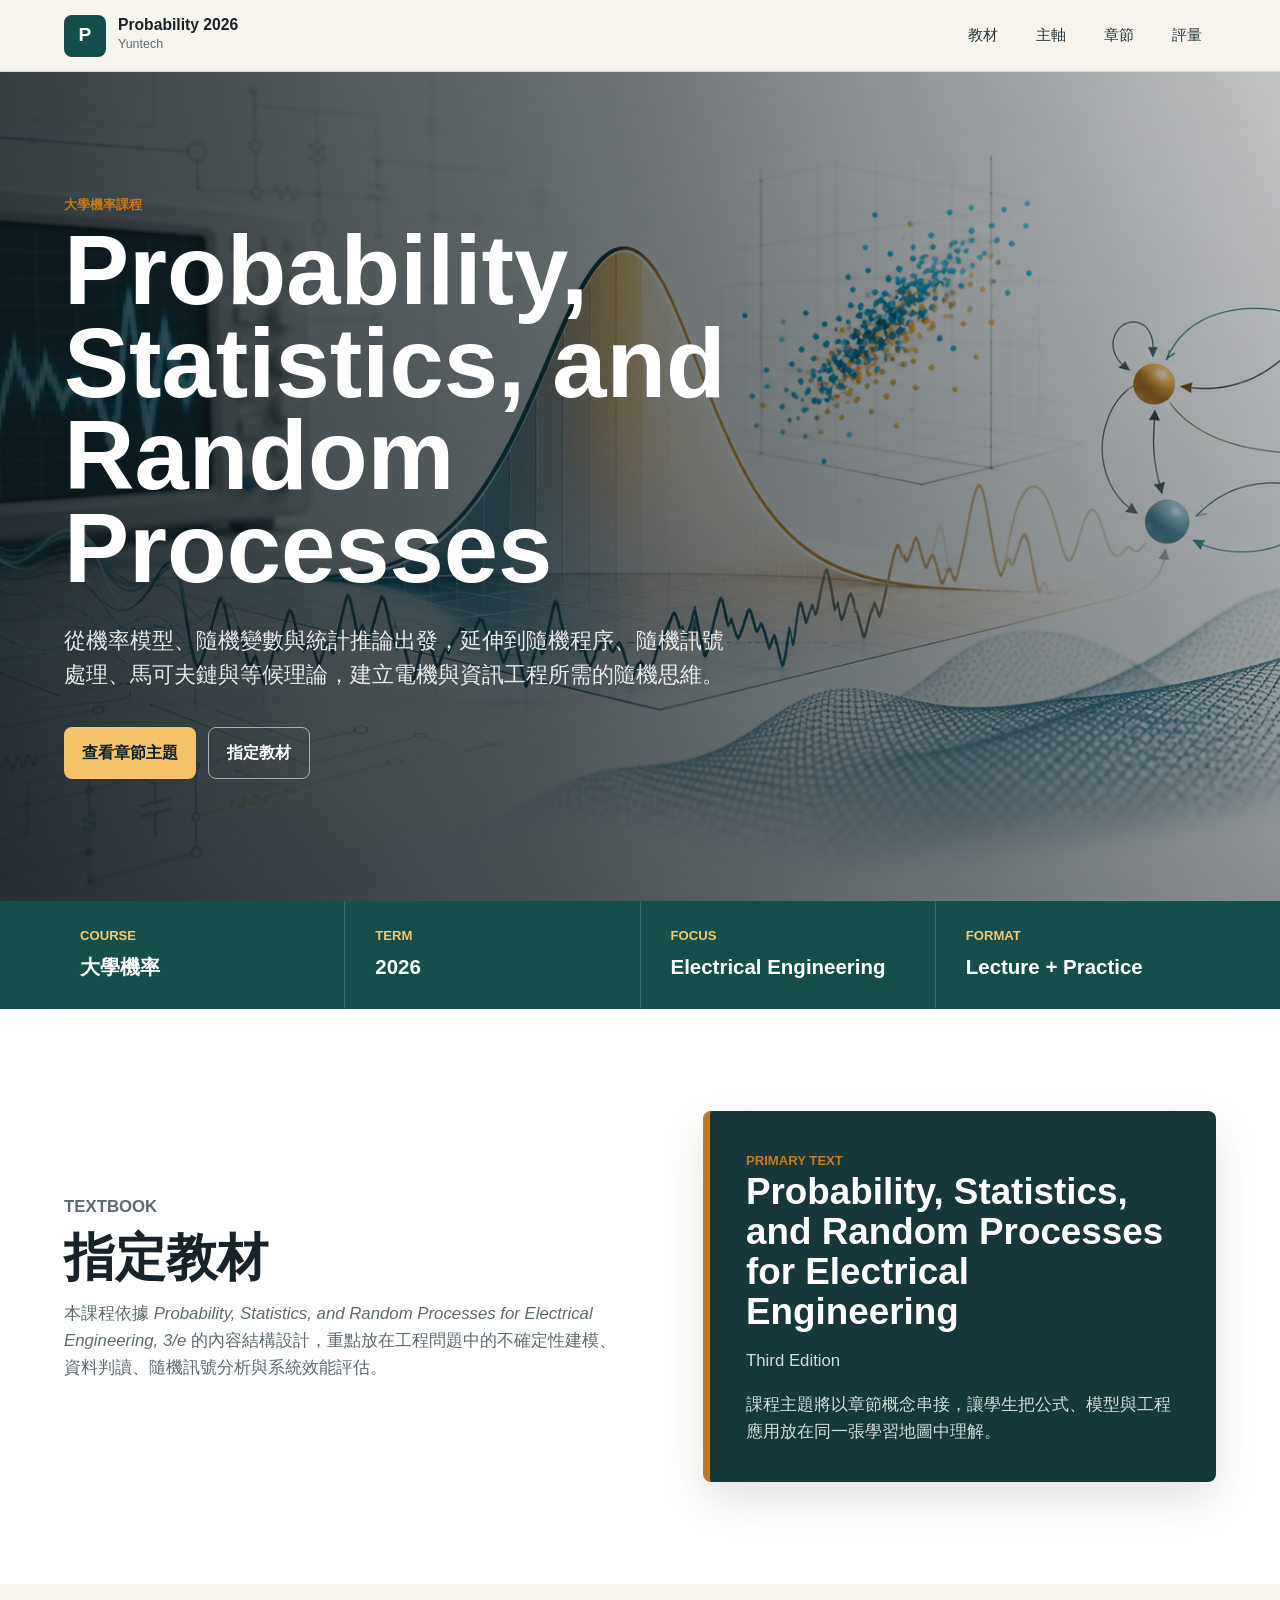
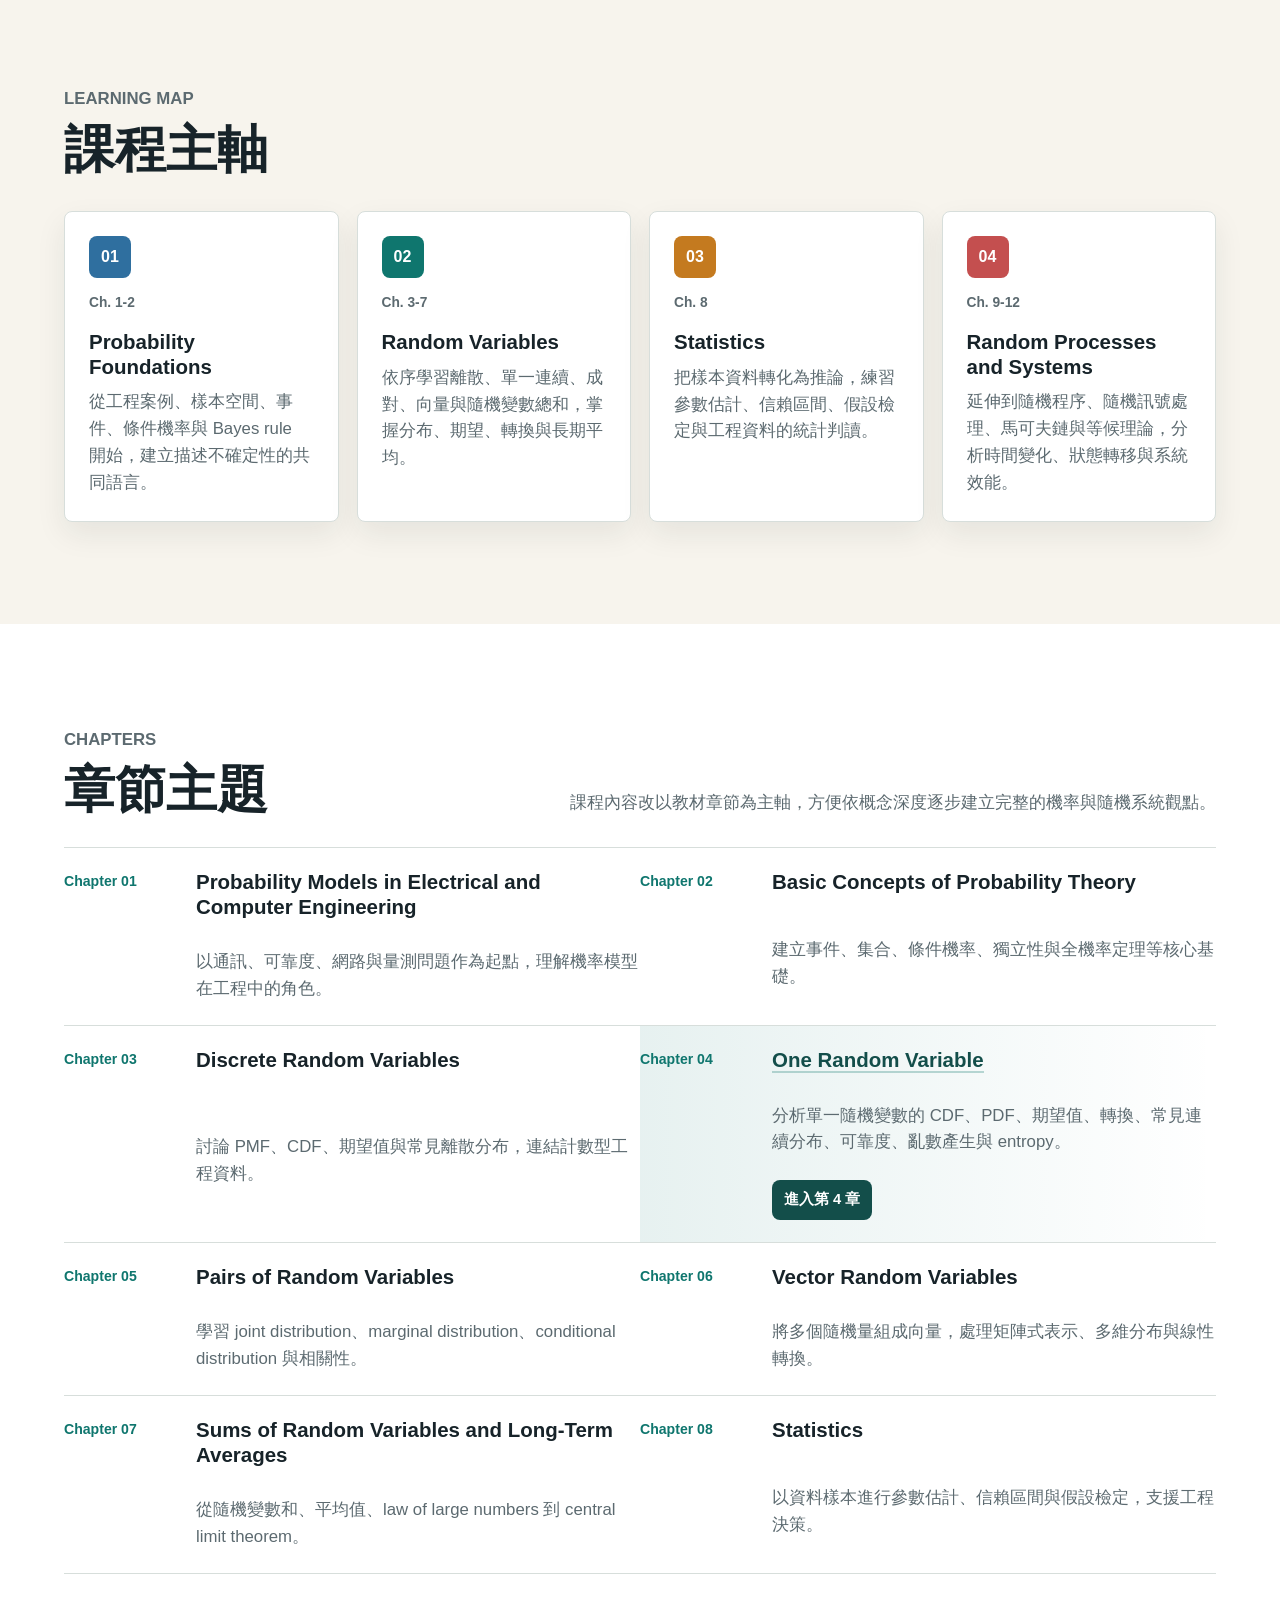
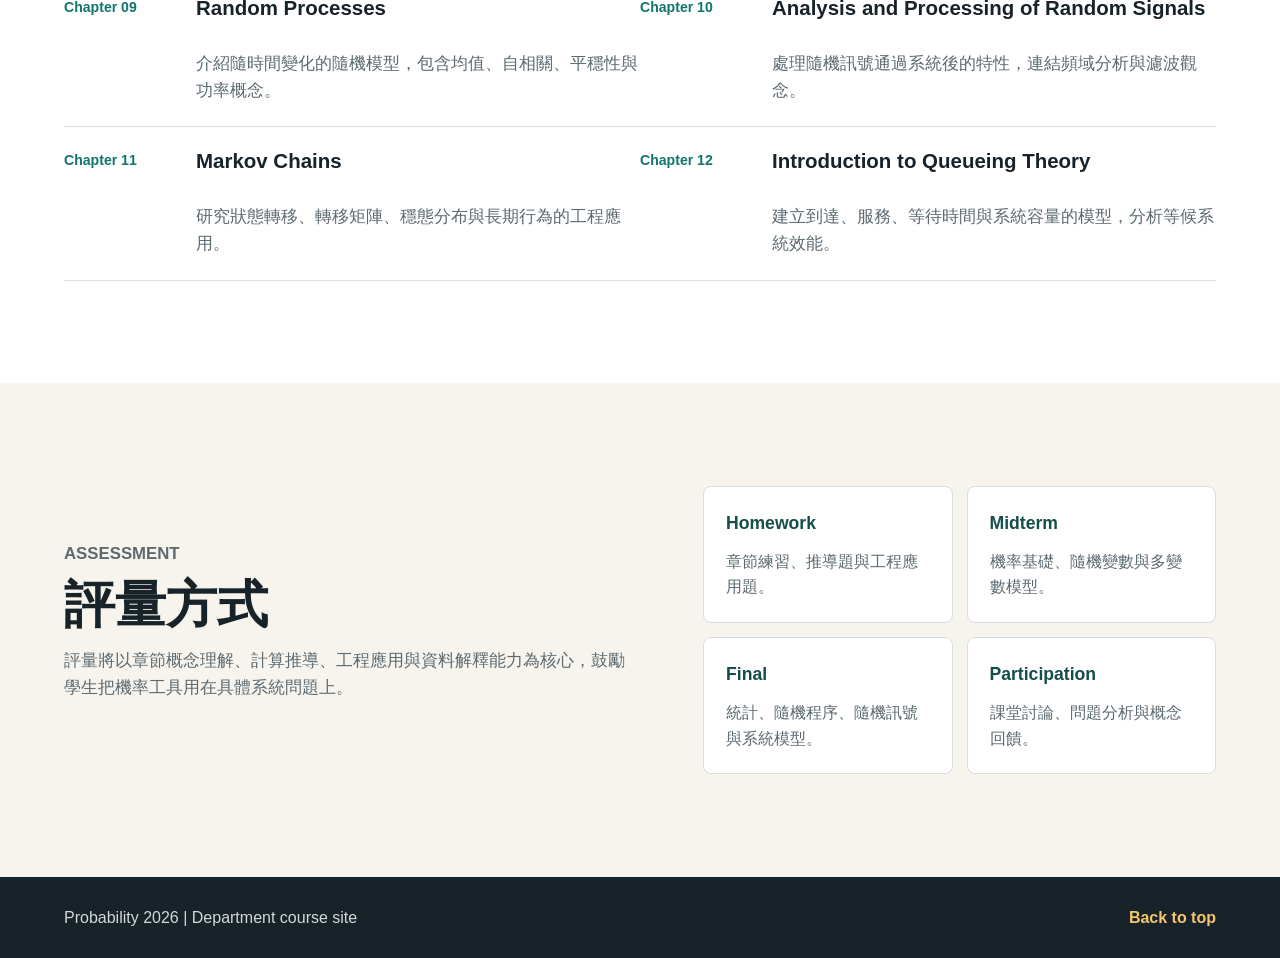
<file: index.html>
<!doctype html>
<html lang="zh-Hant">
  <head>
    <meta charset="utf-8">
    <meta name="viewport" content="width=device-width, initial-scale=1">
    <meta
      name="description"
      content="雲科大 2026 大學機率課程首頁，以 Probability, Statistics, and Random Processes for Electrical Engineering, 3/e 的章節主題規劃課程。"
    >
    <title>Probability 2026 | 大學機率</title>
    <link rel="stylesheet" href="styles.css">
  </head>
  <body>
    <header class="site-header" aria-label="課程導覽">
      <a class="brand" href="#top" aria-label="Probability 2026 首頁">
        <span class="brand-mark">P</span>
        <span>
          <strong>Probability 2026</strong>
          <small>Yuntech</small>
        </span>
      </a>
      <nav class="main-nav" aria-label="主要導覽">
        <a href="#textbook">教材</a>
        <a href="#topics">主軸</a>
        <a href="#chapters">章節</a>
        <a href="#assessment">評量</a>
      </nav>
    </header>

    <main id="top">
      <section class="hero" aria-labelledby="hero-title">
        <img
          class="hero-image"
          src="assets/hero-probability.png"
          alt="以訊號波形、機率分布與工程量測資料組成的抽象課程視覺"
        >
        <div class="hero-overlay"></div>
        <div class="hero-content">
          <p class="eyebrow">大學機率課程</p>
          <h1 id="hero-title">Probability, Statistics, and Random Processes</h1>
          <p class="hero-copy">
            從機率模型、隨機變數與統計推論出發，延伸到隨機程序、隨機訊號處理、馬可夫鏈與等候理論，建立電機與資訊工程所需的隨機思維。
          </p>
          <div class="hero-actions" aria-label="課程快速連結">
            <a class="primary-link" href="#chapters">查看章節主題</a>
            <a class="secondary-link" href="#textbook">指定教材</a>
          </div>
        </div>
      </section>

      <section class="course-band" aria-label="課程摘要">
        <div class="course-summary">
          <div>
            <span class="summary-label">Course</span>
            <strong>大學機率</strong>
          </div>
          <div>
            <span class="summary-label">Term</span>
            <strong>2026</strong>
          </div>
          <div>
            <span class="summary-label">Focus</span>
            <strong>Electrical Engineering</strong>
          </div>
          <div>
            <span class="summary-label">Format</span>
            <strong>Lecture + Practice</strong>
          </div>
        </div>
      </section>

      <section id="textbook" class="section section-light">
        <div class="section-inner two-column">
          <div>
            <p class="section-kicker">Textbook</p>
            <h2>指定教材</h2>
            <p>
              本課程依據
              <cite>Probability, Statistics, and Random Processes for Electrical Engineering, 3/e</cite>
              的內容結構設計，重點放在工程問題中的不確定性建模、資料判讀、隨機訊號分析與系統效能評估。
            </p>
          </div>
          <div class="textbook-panel" aria-label="教材資訊">
            <span class="book-label">Primary Text</span>
            <h3>Probability, Statistics, and Random Processes for Electrical Engineering</h3>
            <p>Third Edition</p>
            <p class="panel-note">
              課程主題將以章節概念串接，讓學生把公式、模型與工程應用放在同一張學習地圖中理解。
            </p>
          </div>
        </div>
      </section>

      <section id="topics" class="section">
        <div class="section-inner">
          <p class="section-kicker">Learning Map</p>
          <h2>課程主軸</h2>
          <div class="topic-grid">
            <article class="topic-card">
              <span class="topic-number">01</span>
              <span class="topic-range">Ch. 1-2</span>
              <h3>Probability Foundations</h3>
              <p>從工程案例、樣本空間、事件、條件機率與 Bayes rule 開始，建立描述不確定性的共同語言。</p>
            </article>
            <article class="topic-card">
              <span class="topic-number">02</span>
              <span class="topic-range">Ch. 3-7</span>
              <h3>Random Variables</h3>
              <p>依序學習離散、單一連續、成對、向量與隨機變數總和，掌握分布、期望、轉換與長期平均。</p>
            </article>
            <article class="topic-card">
              <span class="topic-number">03</span>
              <span class="topic-range">Ch. 8</span>
              <h3>Statistics</h3>
              <p>把樣本資料轉化為推論，練習參數估計、信賴區間、假設檢定與工程資料的統計判讀。</p>
            </article>
            <article class="topic-card">
              <span class="topic-number">04</span>
              <span class="topic-range">Ch. 9-12</span>
              <h3>Random Processes and Systems</h3>
              <p>延伸到隨機程序、隨機訊號處理、馬可夫鏈與等候理論，分析時間變化、狀態轉移與系統效能。</p>
            </article>
          </div>
        </div>
      </section>

      <section id="chapters" class="section section-light">
        <div class="section-inner">
          <div class="section-heading-row">
            <div>
              <p class="section-kicker">Chapters</p>
              <h2>章節主題</h2>
            </div>
            <p class="heading-note">
              課程內容改以教材章節為主軸，方便依概念深度逐步建立完整的機率與隨機系統觀點。
            </p>
          </div>
          <div class="chapter-list">
            <article>
              <span>Chapter 01</span>
              <h3>Probability Models in Electrical and Computer Engineering</h3>
              <p>以通訊、可靠度、網路與量測問題作為起點，理解機率模型在工程中的角色。</p>
            </article>
            <article>
              <span>Chapter 02</span>
              <h3>Basic Concepts of Probability Theory</h3>
              <p>建立事件、集合、條件機率、獨立性與全機率定理等核心基礎。</p>
            </article>
            <article>
              <span>Chapter 03</span>
              <h3>Discrete Random Variables</h3>
              <p>討論 PMF、CDF、期望值與常見離散分布，連結計數型工程資料。</p>
            </article>
            <article class="featured-chapter">
              <span>Chapter 04</span>
              <h3><a href="chapters/chapter-04.html">One Random Variable</a></h3>
              <p>分析單一隨機變數的 CDF、PDF、期望值、轉換、常見連續分布、可靠度、亂數產生與 entropy。</p>
              <a class="chapter-link" href="chapters/chapter-04.html" aria-label="進入第 4 章 One Random Variable">進入第 4 章</a>
            </article>
            <article>
              <span>Chapter 05</span>
              <h3>Pairs of Random Variables</h3>
              <p>學習 joint distribution、marginal distribution、conditional distribution 與相關性。</p>
            </article>
            <article>
              <span>Chapter 06</span>
              <h3>Vector Random Variables</h3>
              <p>將多個隨機量組成向量，處理矩陣式表示、多維分布與線性轉換。</p>
            </article>
            <article>
              <span>Chapter 07</span>
              <h3>Sums of Random Variables and Long-Term Averages</h3>
              <p>從隨機變數和、平均值、law of large numbers 到 central limit theorem。</p>
            </article>
            <article>
              <span>Chapter 08</span>
              <h3>Statistics</h3>
              <p>以資料樣本進行參數估計、信賴區間與假設檢定，支援工程決策。</p>
            </article>
            <article>
              <span>Chapter 09</span>
              <h3>Random Processes</h3>
              <p>介紹隨時間變化的隨機模型，包含均值、自相關、平穩性與功率概念。</p>
            </article>
            <article>
              <span>Chapter 10</span>
              <h3>Analysis and Processing of Random Signals</h3>
              <p>處理隨機訊號通過系統後的特性，連結頻域分析與濾波觀念。</p>
            </article>
            <article>
              <span>Chapter 11</span>
              <h3>Markov Chains</h3>
              <p>研究狀態轉移、轉移矩陣、穩態分布與長期行為的工程應用。</p>
            </article>
            <article>
              <span>Chapter 12</span>
              <h3>Introduction to Queueing Theory</h3>
              <p>建立到達、服務、等待時間與系統容量的模型，分析等候系統效能。</p>
            </article>
          </div>
        </div>
      </section>

      <section id="assessment" class="section">
        <div class="section-inner two-column">
          <div>
            <p class="section-kicker">Assessment</p>
            <h2>評量方式</h2>
            <p>
              評量將以章節概念理解、計算推導、工程應用與資料解釋能力為核心，鼓勵學生把機率工具用在具體系統問題上。
            </p>
          </div>
          <div class="assessment-grid">
            <div>
              <strong>Homework</strong>
              <span>章節練習、推導題與工程應用題。</span>
            </div>
            <div>
              <strong>Midterm</strong>
              <span>機率基礎、隨機變數與多變數模型。</span>
            </div>
            <div>
              <strong>Final</strong>
              <span>統計、隨機程序、隨機訊號與系統模型。</span>
            </div>
            <div>
              <strong>Participation</strong>
              <span>課堂討論、問題分析與概念回饋。</span>
            </div>
          </div>
        </div>
      </section>
    </main>

    <footer class="site-footer">
      <p>Probability 2026 | Department course site</p>
      <a href="#top">Back to top</a>
    </footer>
  </body>
</html>
</file>
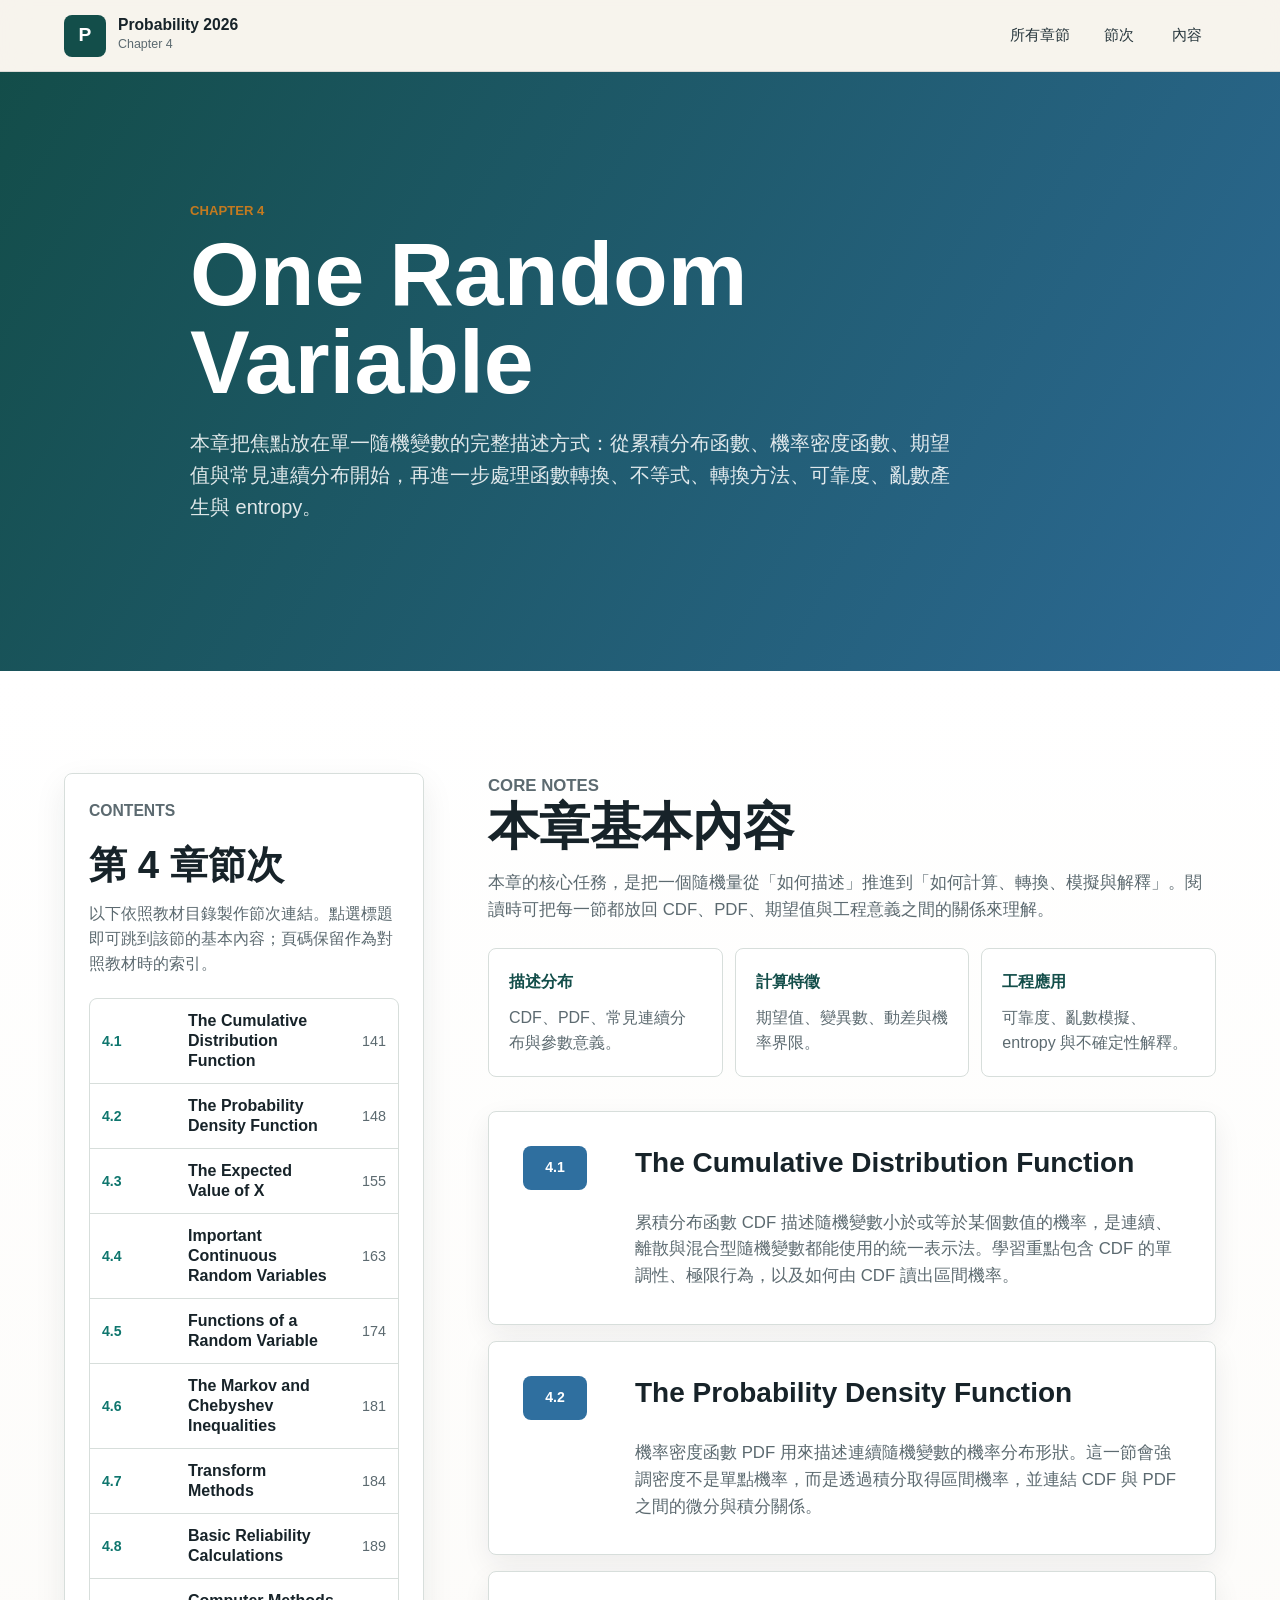
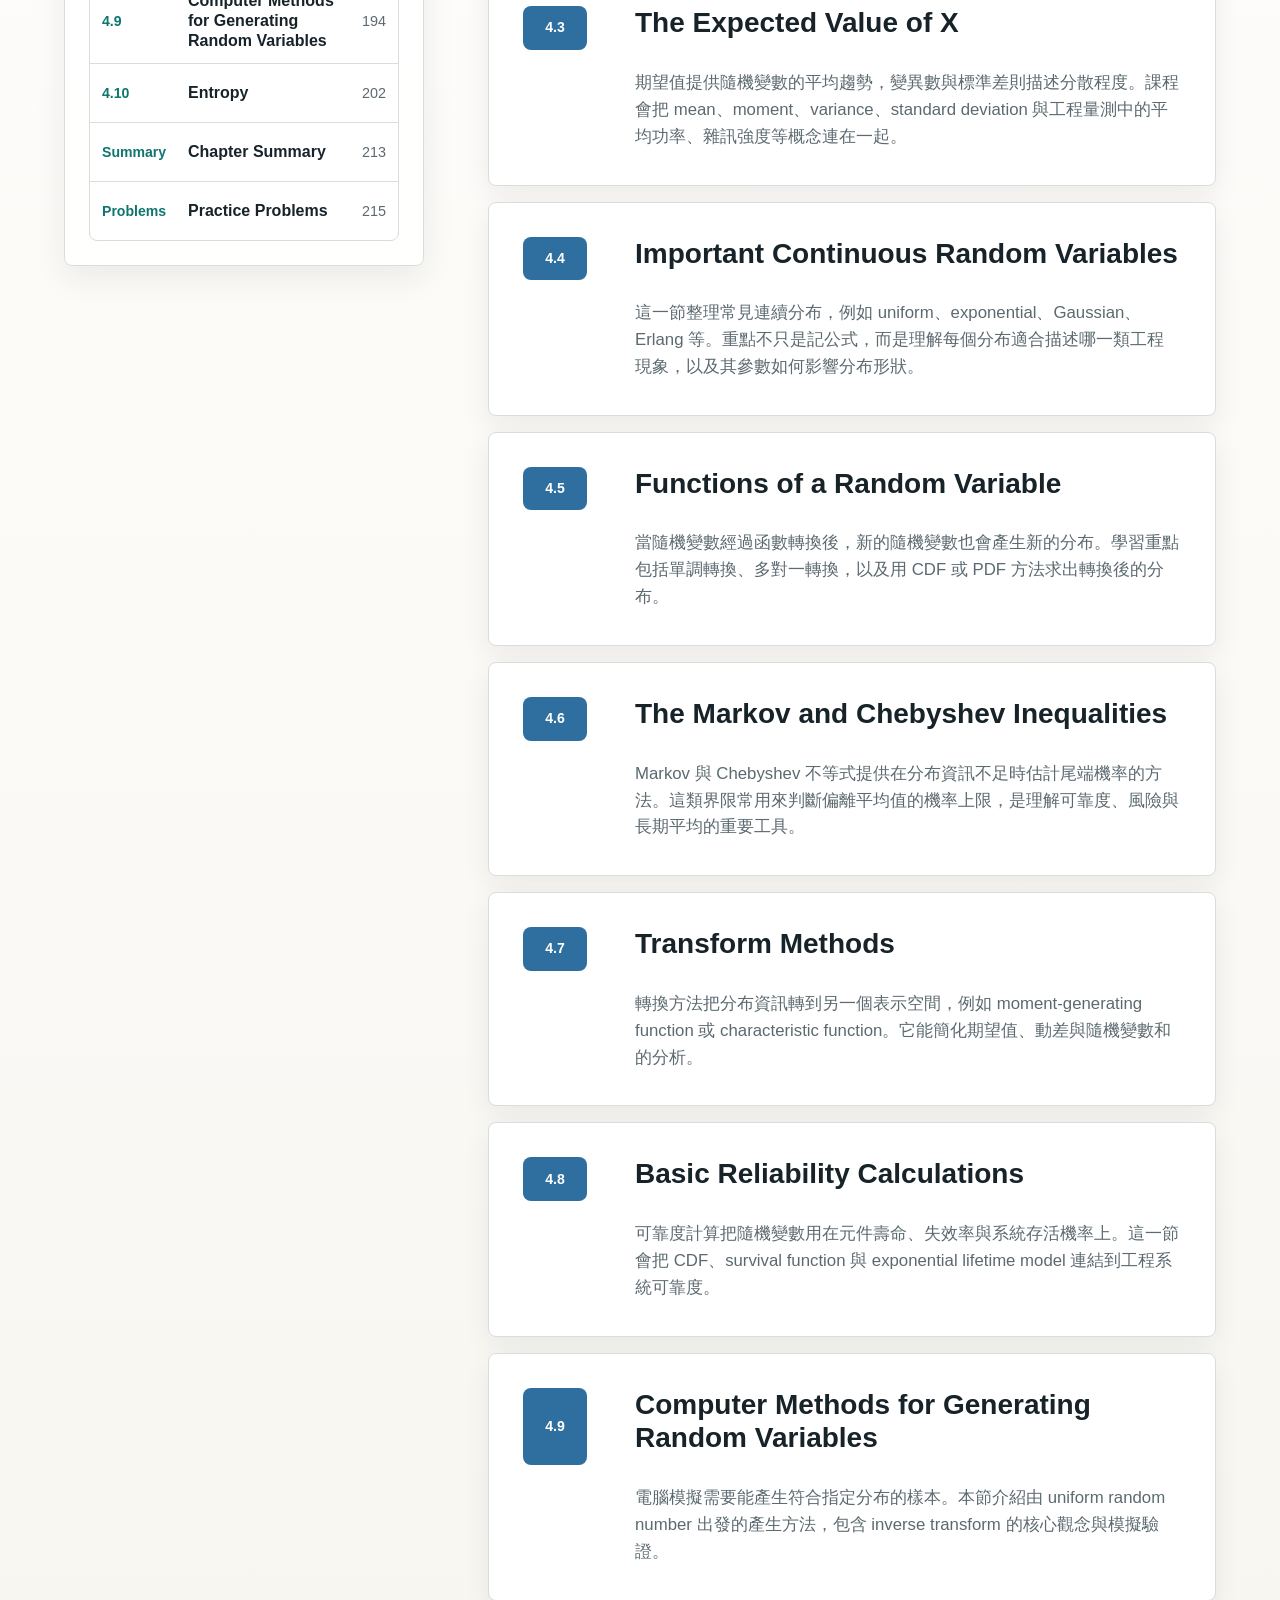
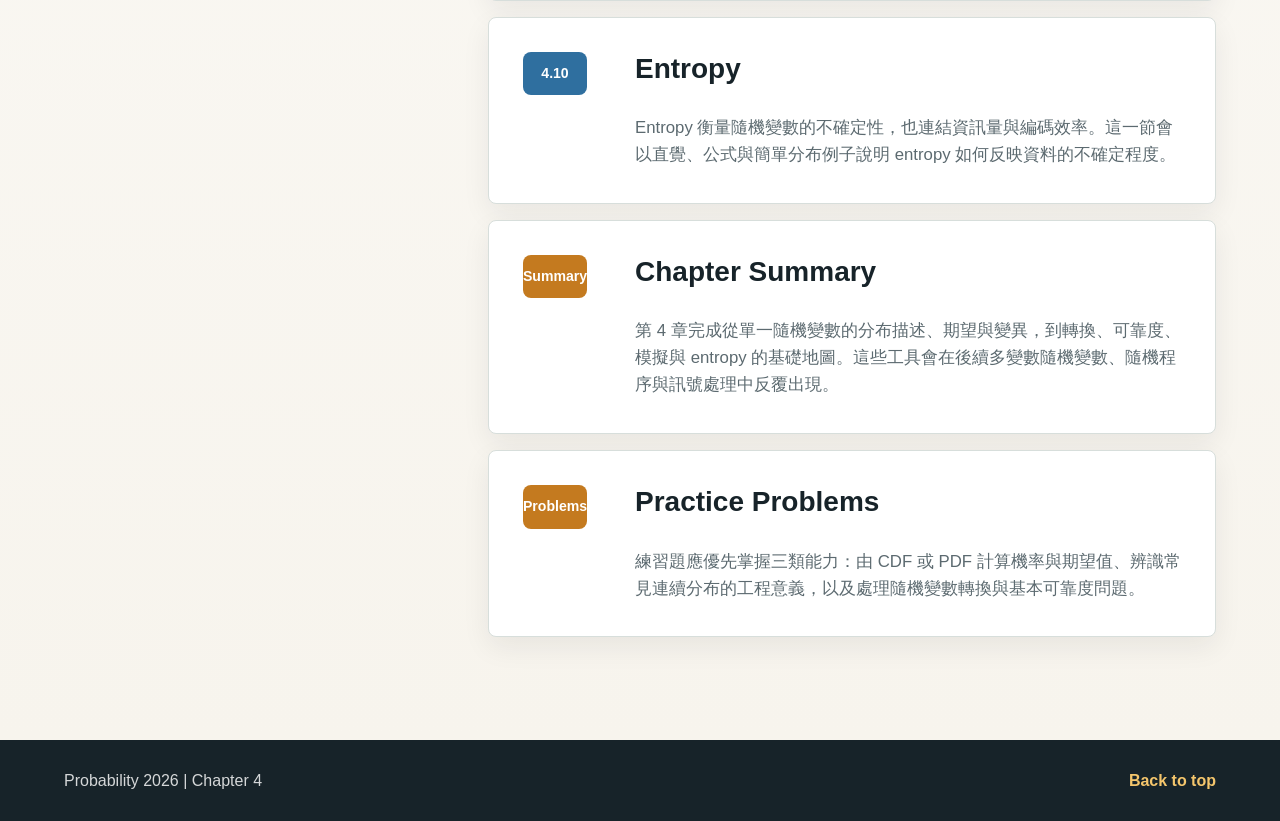
<file: chapters/chapter-04.html>
<!doctype html>
<html lang="zh-Hant">
  <head>
    <meta charset="utf-8">
    <meta name="viewport" content="width=device-width, initial-scale=1">
    <meta
      name="description"
      content="Probability 2026 第 4 章 One Random Variable 的節次連結與課程基本內容。"
    >
    <title>Chapter 4 | One Random Variable</title>
    <link rel="stylesheet" href="../styles.css">
  </head>
  <body>
    <header class="site-header" aria-label="課程導覽">
      <a class="brand" href="../index.html#top" aria-label="Probability 2026 首頁">
        <span class="brand-mark">P</span>
        <span>
          <strong>Probability 2026</strong>
          <small>Chapter 4</small>
        </span>
      </a>
      <nav class="main-nav" aria-label="主要導覽">
        <a href="../index.html#chapters">所有章節</a>
        <a href="#toc">節次</a>
        <a href="#content">內容</a>
      </nav>
    </header>

    <main id="top">
      <section class="chapter-hero" aria-labelledby="chapter-title">
        <div class="section-inner chapter-hero-inner">
          <p class="section-kicker">Chapter 4</p>
          <h1 id="chapter-title">One Random Variable</h1>
          <p>
            本章把焦點放在單一隨機變數的完整描述方式：從累積分布函數、機率密度函數、期望值與常見連續分布開始，再進一步處理函數轉換、不等式、轉換方法、可靠度、亂數產生與 entropy。
          </p>
        </div>
      </section>

      <section class="section section-light chapter-material" aria-label="第 4 章節次與內容">
        <div class="section-inner chapter-layout">
          <aside id="toc" class="chapter-sidebar">
            <p class="section-kicker">Contents</p>
            <h2>第 4 章節次</h2>
            <p>
              以下依照教材目錄製作節次連結。點選標題即可跳到該節的基本內容；頁碼保留作為對照教材時的索引。
            </p>

          <nav class="toc-panel" aria-label="第 4 章節次連結">
            <a href="#section-4-1">
              <span>4.1</span>
              <strong>The Cumulative Distribution Function</strong>
              <em>141</em>
            </a>
            <a href="#section-4-2">
              <span>4.2</span>
              <strong>The Probability Density Function</strong>
              <em>148</em>
            </a>
            <a href="#section-4-3">
              <span>4.3</span>
              <strong>The Expected Value of X</strong>
              <em>155</em>
            </a>
            <a href="#section-4-4">
              <span>4.4</span>
              <strong>Important Continuous Random Variables</strong>
              <em>163</em>
            </a>
            <a href="#section-4-5">
              <span>4.5</span>
              <strong>Functions of a Random Variable</strong>
              <em>174</em>
            </a>
            <a href="#section-4-6">
              <span>4.6</span>
              <strong>The Markov and Chebyshev Inequalities</strong>
              <em>181</em>
            </a>
            <a href="#section-4-7">
              <span>4.7</span>
              <strong>Transform Methods</strong>
              <em>184</em>
            </a>
            <a href="#section-4-8">
              <span>4.8</span>
              <strong>Basic Reliability Calculations</strong>
              <em>189</em>
            </a>
            <a href="#section-4-9">
              <span>4.9</span>
              <strong>Computer Methods for Generating Random Variables</strong>
              <em>194</em>
            </a>
            <a href="#section-4-10">
              <span>4.10</span>
              <strong>Entropy</strong>
              <em>202</em>
            </a>
            <a href="#summary">
              <span>Summary</span>
              <strong>Chapter Summary</strong>
              <em>213</em>
            </a>
            <a href="#problems">
              <span>Problems</span>
              <strong>Practice Problems</strong>
              <em>215</em>
            </a>
          </nav>
          </aside>

          <div id="content" class="chapter-main">
          <div class="chapter-main-header">
            <p class="section-kicker">Core Notes</p>
            <h2>本章基本內容</h2>
            <p>
              本章的核心任務，是把一個隨機量從「如何描述」推進到「如何計算、轉換、模擬與解釋」。閱讀時可把每一節都放回 CDF、PDF、期望值與工程意義之間的關係來理解。
            </p>
          </div>

          <div class="chapter-note-grid" aria-label="第 4 章學習重點">
            <div>
              <strong>描述分布</strong>
              <span>CDF、PDF、常見連續分布與參數意義。</span>
            </div>
            <div>
              <strong>計算特徵</strong>
              <span>期望值、變異數、動差與機率界限。</span>
            </div>
            <div>
              <strong>工程應用</strong>
              <span>可靠度、亂數模擬、entropy 與不確定性解釋。</span>
            </div>
          </div>

          <div class="content-stack">
            <article id="section-4-1" class="lesson-section">
              <span class="lesson-number">4.1</span>
              <h3>The Cumulative Distribution Function</h3>
              <p>
                累積分布函數 CDF 描述隨機變數小於或等於某個數值的機率，是連續、離散與混合型隨機變數都能使用的統一表示法。學習重點包含 CDF 的單調性、極限行為，以及如何由 CDF 讀出區間機率。
              </p>
            </article>

            <article id="section-4-2" class="lesson-section">
              <span class="lesson-number">4.2</span>
              <h3>The Probability Density Function</h3>
              <p>
                機率密度函數 PDF 用來描述連續隨機變數的機率分布形狀。這一節會強調密度不是單點機率，而是透過積分取得區間機率，並連結 CDF 與 PDF 之間的微分與積分關係。
              </p>
            </article>

            <article id="section-4-3" class="lesson-section">
              <span class="lesson-number">4.3</span>
              <h3>The Expected Value of X</h3>
              <p>
                期望值提供隨機變數的平均趨勢，變異數與標準差則描述分散程度。課程會把 mean、moment、variance、standard deviation 與工程量測中的平均功率、雜訊強度等概念連在一起。
              </p>
            </article>

            <article id="section-4-4" class="lesson-section">
              <span class="lesson-number">4.4</span>
              <h3>Important Continuous Random Variables</h3>
              <p>
                這一節整理常見連續分布，例如 uniform、exponential、Gaussian、Erlang 等。重點不只是記公式，而是理解每個分布適合描述哪一類工程現象，以及其參數如何影響分布形狀。
              </p>
            </article>

            <article id="section-4-5" class="lesson-section">
              <span class="lesson-number">4.5</span>
              <h3>Functions of a Random Variable</h3>
              <p>
                當隨機變數經過函數轉換後，新的隨機變數也會產生新的分布。學習重點包括單調轉換、多對一轉換，以及用 CDF 或 PDF 方法求出轉換後的分布。
              </p>
            </article>

            <article id="section-4-6" class="lesson-section">
              <span class="lesson-number">4.6</span>
              <h3>The Markov and Chebyshev Inequalities</h3>
              <p>
                Markov 與 Chebyshev 不等式提供在分布資訊不足時估計尾端機率的方法。這類界限常用來判斷偏離平均值的機率上限，是理解可靠度、風險與長期平均的重要工具。
              </p>
            </article>

            <article id="section-4-7" class="lesson-section">
              <span class="lesson-number">4.7</span>
              <h3>Transform Methods</h3>
              <p>
                轉換方法把分布資訊轉到另一個表示空間，例如 moment-generating function 或 characteristic function。它能簡化期望值、動差與隨機變數和的分析。
              </p>
            </article>

            <article id="section-4-8" class="lesson-section">
              <span class="lesson-number">4.8</span>
              <h3>Basic Reliability Calculations</h3>
              <p>
                可靠度計算把隨機變數用在元件壽命、失效率與系統存活機率上。這一節會把 CDF、survival function 與 exponential lifetime model 連結到工程系統可靠度。
              </p>
            </article>

            <article id="section-4-9" class="lesson-section">
              <span class="lesson-number">4.9</span>
              <h3>Computer Methods for Generating Random Variables</h3>
              <p>
                電腦模擬需要能產生符合指定分布的樣本。本節介紹由 uniform random number 出發的產生方法，包含 inverse transform 的核心觀念與模擬驗證。
              </p>
            </article>

            <article id="section-4-10" class="lesson-section">
              <span class="lesson-number">4.10</span>
              <h3>Entropy</h3>
              <p>
                Entropy 衡量隨機變數的不確定性，也連結資訊量與編碼效率。這一節會以直覺、公式與簡單分布例子說明 entropy 如何反映資料的不確定程度。
              </p>
            </article>

            <article id="summary" class="lesson-section lesson-summary">
              <span class="lesson-number">Summary</span>
              <h3>Chapter Summary</h3>
              <p>
                第 4 章完成從單一隨機變數的分布描述、期望與變異，到轉換、可靠度、模擬與 entropy 的基礎地圖。這些工具會在後續多變數隨機變數、隨機程序與訊號處理中反覆出現。
              </p>
            </article>

            <article id="problems" class="lesson-section lesson-summary">
              <span class="lesson-number">Problems</span>
              <h3>Practice Problems</h3>
              <p>
                練習題應優先掌握三類能力：由 CDF 或 PDF 計算機率與期望值、辨識常見連續分布的工程意義，以及處理隨機變數轉換與基本可靠度問題。
              </p>
            </article>
          </div>
          </div>
        </div>
      </section>
    </main>

    <footer class="site-footer">
      <p>Probability 2026 | Chapter 4</p>
      <a href="#top">Back to top</a>
    </footer>
  </body>
</html>
</file>
<file: styles.css>
:root {
  color-scheme: light;
  --ink: #172329;
  --muted: #5c6a70;
  --paper: #f7f4ed;
  --surface: #ffffff;
  --line: #d7dedb;
  --teal: #0f766e;
  --teal-deep: #134e4a;
  --amber: #c47a1f;
  --coral: #c44f4f;
  --blue: #2f6f9f;
  --shadow: 0 18px 45px rgba(23, 35, 41, 0.13);
}

* {
  box-sizing: border-box;
}

html {
  scroll-behavior: smooth;
}

body {
  margin: 0;
  color: var(--ink);
  background: var(--paper);
  font-family: "Segoe UI", "Noto Sans TC", "PingFang TC", "Microsoft JhengHei", Arial, sans-serif;
  line-height: 1.6;
}

a {
  color: inherit;
  text-decoration: none;
}

.site-header {
  position: sticky;
  top: 0;
  z-index: 20;
  display: flex;
  align-items: center;
  justify-content: space-between;
  gap: 24px;
  min-height: 72px;
  padding: 12px clamp(20px, 5vw, 72px);
  background: rgba(247, 244, 237, 0.92);
  border-bottom: 1px solid rgba(23, 35, 41, 0.12);
  backdrop-filter: blur(14px);
}

.brand {
  display: inline-flex;
  align-items: center;
  gap: 12px;
  min-width: max-content;
}

.brand-mark {
  display: inline-grid;
  width: 42px;
  height: 42px;
  place-items: center;
  color: white;
  background: var(--teal-deep);
  border-radius: 8px;
  font-size: 1.2rem;
  font-weight: 800;
}

.brand strong,
.brand small {
  display: block;
}

.brand strong {
  font-size: 0.98rem;
  line-height: 1.2;
}

.brand small {
  color: var(--muted);
  font-size: 0.78rem;
  letter-spacing: 0;
}

.main-nav {
  display: flex;
  flex-wrap: wrap;
  justify-content: flex-end;
  gap: 10px;
}

.main-nav a {
  min-width: 58px;
  padding: 8px 10px;
  border-radius: 8px;
  color: #26353b;
  font-size: 0.94rem;
  text-align: center;
}

.main-nav a:hover,
.main-nav a:focus-visible {
  color: white;
  background: var(--teal);
  outline: none;
}

.hero {
  position: relative;
  display: grid;
  align-items: center;
  min-height: calc(100vh - 72px);
  max-height: 900px;
  overflow: hidden;
  background: #14252b;
}

.hero-image {
  position: absolute;
  inset: 0;
  width: 100%;
  height: 100%;
  object-fit: cover;
}

.hero-overlay {
  position: absolute;
  inset: 0;
  background:
    linear-gradient(90deg, rgba(13, 24, 28, 0.82) 0%, rgba(13, 24, 28, 0.62) 42%, rgba(13, 24, 28, 0.22) 100%),
    linear-gradient(0deg, rgba(13, 24, 28, 0.28), rgba(13, 24, 28, 0));
}

.hero-content {
  position: relative;
  z-index: 1;
  width: min(820px, 100%);
  padding: clamp(64px, 10vw, 122px) clamp(20px, 5vw, 72px);
  color: white;
}

.eyebrow,
.section-kicker,
.summary-label,
.book-label {
  margin: 0 0 10px;
  color: var(--amber);
  font-size: 0.82rem;
  font-weight: 800;
  letter-spacing: 0;
  text-transform: uppercase;
}

.hero h1 {
  max-width: 780px;
  margin: 0;
  font-size: clamp(2.8rem, 8vw, 6.1rem);
  line-height: 0.95;
  letter-spacing: 0;
}

.hero-copy {
  max-width: 660px;
  margin: 28px 0 0;
  color: rgba(255, 255, 255, 0.88);
  font-size: clamp(1.05rem, 2vw, 1.35rem);
}

.hero-actions {
  display: flex;
  flex-wrap: wrap;
  gap: 12px;
  margin-top: 34px;
}

.primary-link,
.secondary-link {
  display: inline-flex;
  align-items: center;
  justify-content: center;
  min-height: 46px;
  padding: 12px 18px;
  border-radius: 8px;
  font-weight: 800;
}

.primary-link {
  color: #102225;
  background: #f4c36a;
}

.primary-link:hover,
.primary-link:focus-visible {
  background: #ffd98f;
  outline: none;
}

.secondary-link {
  color: white;
  border: 1px solid rgba(255, 255, 255, 0.58);
}

.secondary-link:hover,
.secondary-link:focus-visible {
  background: rgba(255, 255, 255, 0.14);
  outline: none;
}

.course-band {
  background: var(--teal-deep);
  color: white;
}

.course-summary {
  display: grid;
  grid-template-columns: repeat(4, minmax(0, 1fr));
  gap: 1px;
  max-width: 1180px;
  margin: 0 auto;
  background: rgba(255, 255, 255, 0.16);
}

.course-summary > div {
  min-height: 108px;
  padding: 24px clamp(18px, 3vw, 30px);
  background: rgba(19, 78, 74, 0.94);
}

.summary-label {
  display: block;
  margin-bottom: 8px;
  color: #f6c66f;
}

.course-summary strong {
  display: block;
  font-size: clamp(1rem, 1.7vw, 1.28rem);
  line-height: 1.25;
}

.section {
  padding: clamp(64px, 8vw, 108px) clamp(20px, 5vw, 72px);
  background: var(--paper);
}

.section-light {
  background: var(--surface);
}

.section-inner {
  width: min(1180px, 100%);
  margin: 0 auto;
}

.two-column {
  display: grid;
  grid-template-columns: minmax(0, 1.05fr) minmax(300px, 0.95fr);
  gap: clamp(30px, 6vw, 72px);
  align-items: center;
}

.section h2 {
  max-width: 720px;
  margin: 0;
  font-size: clamp(2rem, 4vw, 3.6rem);
  line-height: 1.05;
  letter-spacing: 0;
}

.section p {
  max-width: 760px;
  color: var(--muted);
  font-size: 1.05rem;
}

.chapter-hero {
  padding: clamp(76px, 10vw, 132px) clamp(20px, 5vw, 72px);
  color: white;
  background:
    linear-gradient(120deg, rgba(19, 78, 74, 0.96), rgba(47, 111, 159, 0.9)),
    #17373a;
}

.chapter-hero-inner {
  max-width: 900px;
}

.chapter-hero h1 {
  max-width: 860px;
  margin: 0;
  font-size: clamp(2.8rem, 7vw, 5.6rem);
  line-height: 0.98;
  letter-spacing: 0;
}

.chapter-hero p:not(.section-kicker) {
  max-width: 760px;
  color: rgba(255, 255, 255, 0.86);
  font-size: clamp(1.05rem, 2vw, 1.25rem);
}

.textbook-panel {
  padding: clamp(24px, 4vw, 36px);
  background: #17373a;
  border-left: 7px solid var(--amber);
  border-radius: 8px;
  color: white;
  box-shadow: var(--shadow);
}

.textbook-panel h3 {
  margin: 0;
  font-size: clamp(1.45rem, 3vw, 2.3rem);
  line-height: 1.08;
}

.textbook-panel p {
  color: rgba(255, 255, 255, 0.82);
}

.panel-note {
  margin-bottom: 0;
}

.topic-grid {
  display: grid;
  grid-template-columns: repeat(4, minmax(0, 1fr));
  gap: 18px;
  margin-top: 34px;
}

.topic-card {
  min-height: 300px;
  padding: 24px;
  background: var(--surface);
  border: 1px solid var(--line);
  border-radius: 8px;
  box-shadow: 0 12px 30px rgba(23, 35, 41, 0.08);
}

.topic-number {
  display: inline-flex;
  align-items: center;
  justify-content: center;
  width: 42px;
  height: 42px;
  margin-bottom: 22px;
  color: white;
  background: var(--blue);
  border-radius: 8px;
  font-weight: 800;
}

.topic-range {
  display: block;
  margin: -8px 0 16px;
  color: var(--muted);
  font-size: 0.86rem;
  font-weight: 800;
}

.topic-card:nth-child(2) .topic-number {
  background: var(--teal);
}

.topic-card:nth-child(3) .topic-number {
  background: var(--amber);
}

.topic-card:nth-child(4) .topic-number {
  background: var(--coral);
}

.topic-card h3,
.chapter-list h3 {
  margin: 0 0 10px;
  font-size: 1.28rem;
  line-height: 1.2;
}

.topic-card p,
.chapter-list p {
  margin: 0;
  color: var(--muted);
}

.section-heading-row {
  display: flex;
  align-items: end;
  justify-content: space-between;
  gap: 28px;
  margin-bottom: 30px;
}

.heading-note {
  max-width: 360px;
  margin: 0;
  text-align: right;
}

.chapter-list {
  display: grid;
  grid-template-columns: repeat(2, minmax(0, 1fr));
  border-top: 1px solid var(--line);
}

.chapter-list article {
  display: grid;
  grid-template-columns: 112px minmax(0, 1fr);
  gap: 20px;
  padding: 22px 0;
  border-bottom: 1px solid var(--line);
}

.chapter-list span {
  grid-row: 1 / span 2;
  color: var(--teal);
  font-size: 0.88rem;
  font-weight: 800;
}

.chapter-list h3,
.chapter-list p {
  grid-column: 2;
}

.featured-chapter {
  padding-right: 22px;
  background: linear-gradient(90deg, rgba(15, 118, 110, 0.1), rgba(255, 255, 255, 0));
}

.chapter-list h3 a {
  color: var(--teal-deep);
  border-bottom: 2px solid rgba(15, 118, 110, 0.28);
}

.chapter-list h3 a:hover,
.chapter-list h3 a:focus-visible {
  color: var(--teal);
  border-bottom-color: var(--teal);
  outline: none;
}

.chapter-link {
  grid-column: 2;
  justify-self: start;
  display: inline-flex;
  align-items: center;
  min-height: 38px;
  margin-top: 4px;
  padding: 8px 12px;
  color: white;
  background: var(--teal-deep);
  border-radius: 8px;
  font-size: 0.92rem;
  font-weight: 800;
}

.chapter-link:hover,
.chapter-link:focus-visible {
  background: var(--teal);
  outline: none;
}

.chapter-material {
  background: linear-gradient(180deg, #ffffff 0%, #f7f4ed 100%);
}

.chapter-layout {
  display: grid;
  grid-template-columns: minmax(280px, 360px) minmax(0, 1fr);
  gap: clamp(26px, 5vw, 64px);
  align-items: start;
}

.chapter-sidebar {
  position: sticky;
  top: 96px;
  padding: 24px;
  background: rgba(255, 255, 255, 0.86);
  border: 1px solid var(--line);
  border-radius: 8px;
  box-shadow: 0 12px 32px rgba(23, 35, 41, 0.08);
}

.chapter-sidebar h2 {
  font-size: clamp(1.65rem, 3vw, 2.4rem);
}

.chapter-sidebar p {
  margin-bottom: 22px;
  font-size: 0.98rem;
}

.chapter-main {
  min-width: 0;
}

.chapter-main-header {
  margin-bottom: 24px;
}

.chapter-main-header p {
  margin-bottom: 0;
}

.chapter-note-grid {
  display: grid;
  grid-template-columns: repeat(3, minmax(0, 1fr));
  gap: 12px;
  margin-bottom: 26px;
}

.chapter-note-grid div {
  min-height: 124px;
  padding: 20px;
  background: var(--surface);
  border: 1px solid var(--line);
  border-radius: 8px;
}

.chapter-note-grid strong,
.chapter-note-grid span {
  display: block;
}

.chapter-note-grid strong {
  margin-bottom: 10px;
  color: var(--teal-deep);
}

.chapter-note-grid span {
  color: var(--muted);
}

.toc-panel {
  display: grid;
  grid-template-columns: repeat(2, minmax(0, 1fr));
  gap: 1px;
  background: var(--line);
  border: 1px solid var(--line);
  border-radius: 8px;
  overflow: hidden;
}

.chapter-sidebar .toc-panel {
  grid-template-columns: 1fr;
}

.toc-panel a {
  display: grid;
  grid-template-columns: 72px minmax(0, 1fr) 46px;
  gap: 18px;
  align-items: center;
  min-height: 70px;
  padding: 16px 18px;
  background: var(--surface);
}

.chapter-sidebar .toc-panel a {
  grid-template-columns: minmax(54px, 74px) minmax(0, 1fr) 38px;
  gap: 12px;
  min-height: 58px;
  padding: 12px;
}

.toc-panel a:hover,
.toc-panel a:focus-visible {
  background: #eef7f4;
  outline: none;
}

.toc-panel span {
  color: var(--teal);
  font-size: 0.88rem;
  font-weight: 800;
}

.toc-panel strong {
  line-height: 1.25;
}

.toc-panel em {
  color: var(--muted);
  font-size: 0.9rem;
  font-style: normal;
  text-align: right;
}

.content-stack {
  display: grid;
  gap: 16px;
  margin-top: 34px;
}

.lesson-section {
  display: grid;
  grid-template-columns: 92px minmax(0, 1fr);
  gap: 20px;
  padding: clamp(22px, 4vw, 34px);
  background: var(--surface);
  border: 1px solid var(--line);
  border-radius: 8px;
  box-shadow: 0 10px 28px rgba(23, 35, 41, 0.07);
  scroll-margin-top: 96px;
}

.lesson-number {
  display: inline-flex;
  align-items: center;
  justify-content: center;
  width: 64px;
  min-height: 42px;
  padding: 8px;
  color: white;
  background: var(--blue);
  border-radius: 8px;
  font-size: 0.88rem;
  font-weight: 800;
  line-height: 1.1;
  text-align: center;
}

.lesson-section h3 {
  margin: 0 0 10px;
  font-size: clamp(1.25rem, 2.4vw, 1.75rem);
  line-height: 1.2;
}

.lesson-section p {
  grid-column: 2;
  margin: 0;
}

.lesson-summary .lesson-number {
  background: var(--amber);
}

.assessment-grid {
  display: grid;
  grid-template-columns: repeat(2, minmax(0, 1fr));
  gap: 14px;
}

.assessment-grid div {
  min-height: 136px;
  padding: 22px;
  background: var(--surface);
  border: 1px solid var(--line);
  border-radius: 8px;
}

.assessment-grid strong,
.assessment-grid span {
  display: block;
}

.assessment-grid strong {
  margin-bottom: 12px;
  color: var(--teal-deep);
  font-size: 1.1rem;
}

.assessment-grid span {
  color: var(--muted);
}

.site-footer {
  display: flex;
  flex-wrap: wrap;
  align-items: center;
  justify-content: space-between;
  gap: 16px;
  padding: 28px clamp(20px, 5vw, 72px);
  color: rgba(255, 255, 255, 0.82);
  background: var(--ink);
}

.site-footer p {
  margin: 0;
}

.site-footer a {
  color: #f5c66c;
  font-weight: 800;
}

@media (max-width: 980px) {
  .site-header {
    align-items: flex-start;
    flex-direction: column;
  }

  .main-nav {
    justify-content: flex-start;
  }

  .hero {
    min-height: 760px;
  }

  .course-summary,
  .topic-grid,
  .chapter-list {
    grid-template-columns: repeat(2, minmax(0, 1fr));
  }

  .toc-panel {
    grid-template-columns: 1fr;
  }

  .two-column {
    grid-template-columns: 1fr;
  }

  .chapter-layout,
  .chapter-note-grid {
    grid-template-columns: 1fr;
  }

  .chapter-sidebar {
    position: static;
  }

  .heading-note {
    text-align: left;
  }
}

@media (max-width: 680px) {
  .site-header {
    position: relative;
  }

  .brand {
    min-width: 0;
  }

  .main-nav {
    width: 100%;
  }

  .main-nav a {
    flex: 1 1 92px;
  }

  .hero {
    min-height: 720px;
  }

  .hero-overlay {
    background: linear-gradient(0deg, rgba(13, 24, 28, 0.8), rgba(13, 24, 28, 0.52));
  }

  .course-summary,
  .topic-grid,
  .chapter-list,
  .assessment-grid {
    grid-template-columns: 1fr;
  }

  .section-heading-row {
    align-items: flex-start;
    flex-direction: column;
  }

  .chapter-list article {
    grid-template-columns: 1fr;
    gap: 8px;
  }

  .chapter-list span,
  .chapter-list h3,
  .chapter-list p,
  .chapter-link {
    grid-column: auto;
    grid-row: auto;
  }

  .toc-panel a {
    grid-template-columns: minmax(54px, 64px) minmax(0, 1fr) 42px;
    gap: 12px;
  }

  .lesson-section {
    grid-template-columns: 1fr;
  }

  .lesson-section p {
    grid-column: auto;
  }
}
</file>
